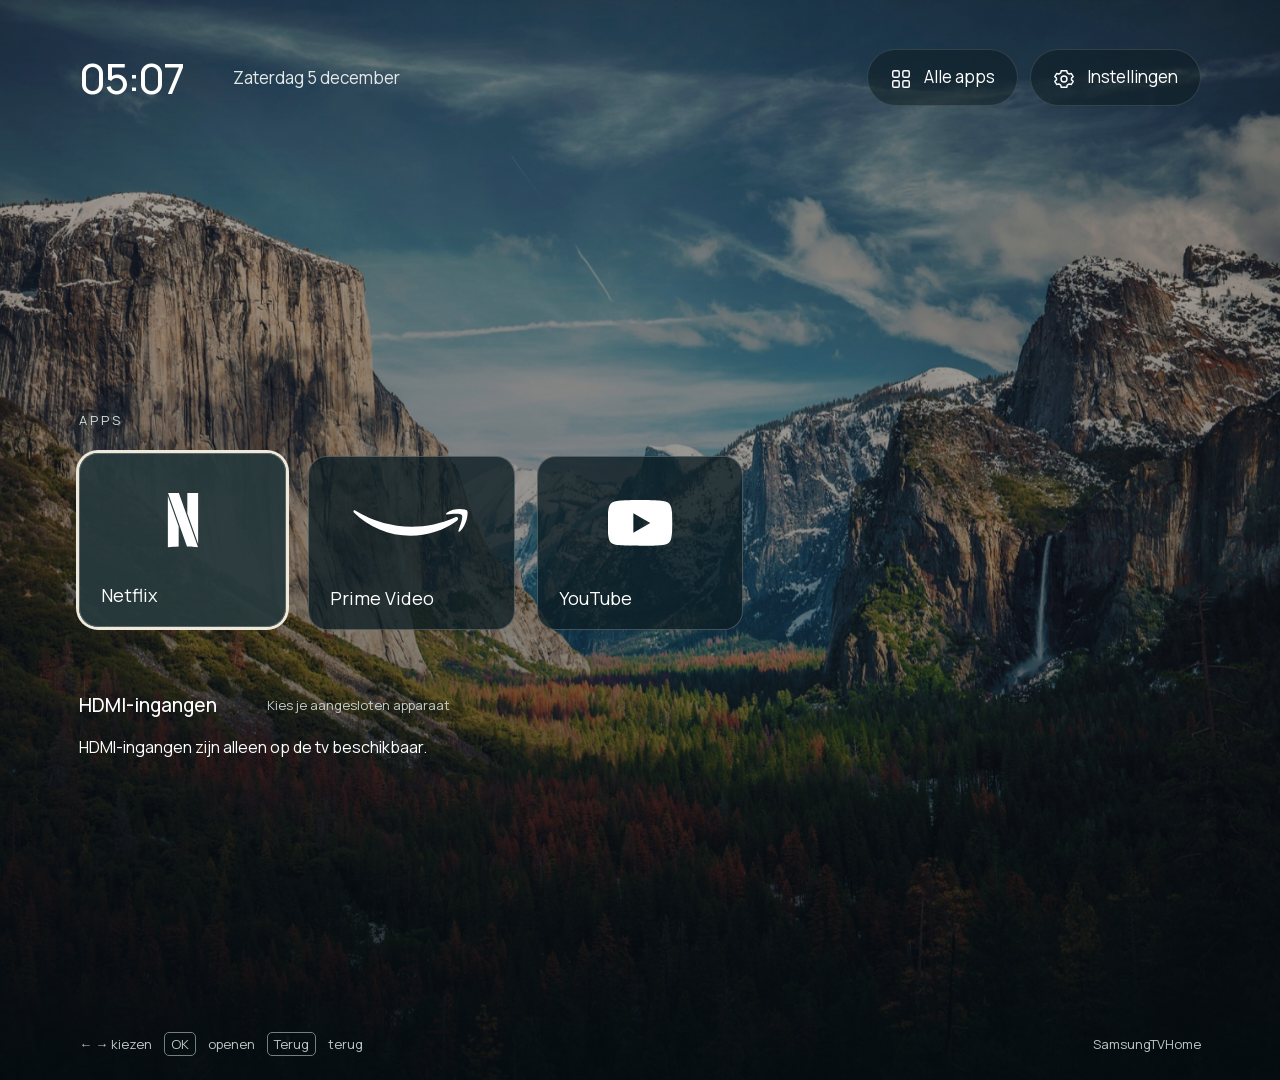
<file: app/index.html>
<!doctype html>
<html lang="nl"><head><meta charset="utf-8"><meta name="viewport" content="width=device-width,initial-scale=1"><title>SamsungTVHome</title><link rel="stylesheet" href="style.css"></head>
<body>
<div class="scene" id="scene">
<img class="wallpaper" id="wallpaper" src="vendor/cleanframe/app/assets/wallpapers/valley.jpg" alt="">
<div class="shade"></div>
<main>
<header><div class="time"><time id="clock"></time><span id="date"></span></div><nav aria-label="Hulpmiddelen"><button data-panel="apps"><img src="vendor/cleanframe/app/assets/icons/apps.svg" alt="">Alle apps</button><button data-panel="settings"><img src="vendor/cleanframe/app/assets/icons/settings.svg" alt="">Instellingen</button></nav></header>
<div class="content">
<div class="section-heading"><span>APPS</span></div>
<div class="apps" aria-label="Favoriete apps">
<button class="app selected" data-app="Netflix"><span class="logo"><img class="netflix" src="vendor/cleanframe/app/assets/icons/netflix.svg" alt=""></span><span class="app-bottom"><span>Netflix</span><span class="open">Openen ↗</span></span></button>
<button class="app" data-app="Prime Video"><span class="logo"><img class="prime" src="vendor/cleanframe/app/assets/icons/primevideo.svg" alt=""></span><span class="app-bottom"><span>Prime Video</span><span class="open">Openen ↗</span></span></button>
<button class="app" data-app="YouTube"><span class="logo"><img class="youtube" src="vendor/cleanframe/app/assets/icons/youtube.svg" alt=""></span><span class="app-bottom"><span>YouTube</span><span class="open">Openen ↗</span></span></button>
</div>
<div class="input-heading"><h2>HDMI-ingangen</h2><span>Kies je aangesloten apparaat</span></div>
<div class="inputs" id="inputs"><p>HDMI-ingangen ophalen…</p></div>
</div>
<footer><span>← → kiezen <b>OK</b> openen <span class="back">Terug</span> terug</span><span id="notice" role="status" aria-live="polite">SamsungTVHome</span></footer>
</main>
<section id="panel" role="dialog" aria-modal="true" aria-labelledby="panel-title" hidden><div class="panel-inner"><div class="panel-head"><h2 id="panel-title">Achtergrond kiezen</h2><button id="close">Sluiten ×</button></div><p id="panel-description">Foto’s uit CleanFrame</p><div id="gallery"></div></div></section>
</div>
<script src="model.js"></script><script src="artwork.js"></script><script src="rotation.js"></script><script src="main.js"></script>
</body></html>
</file>
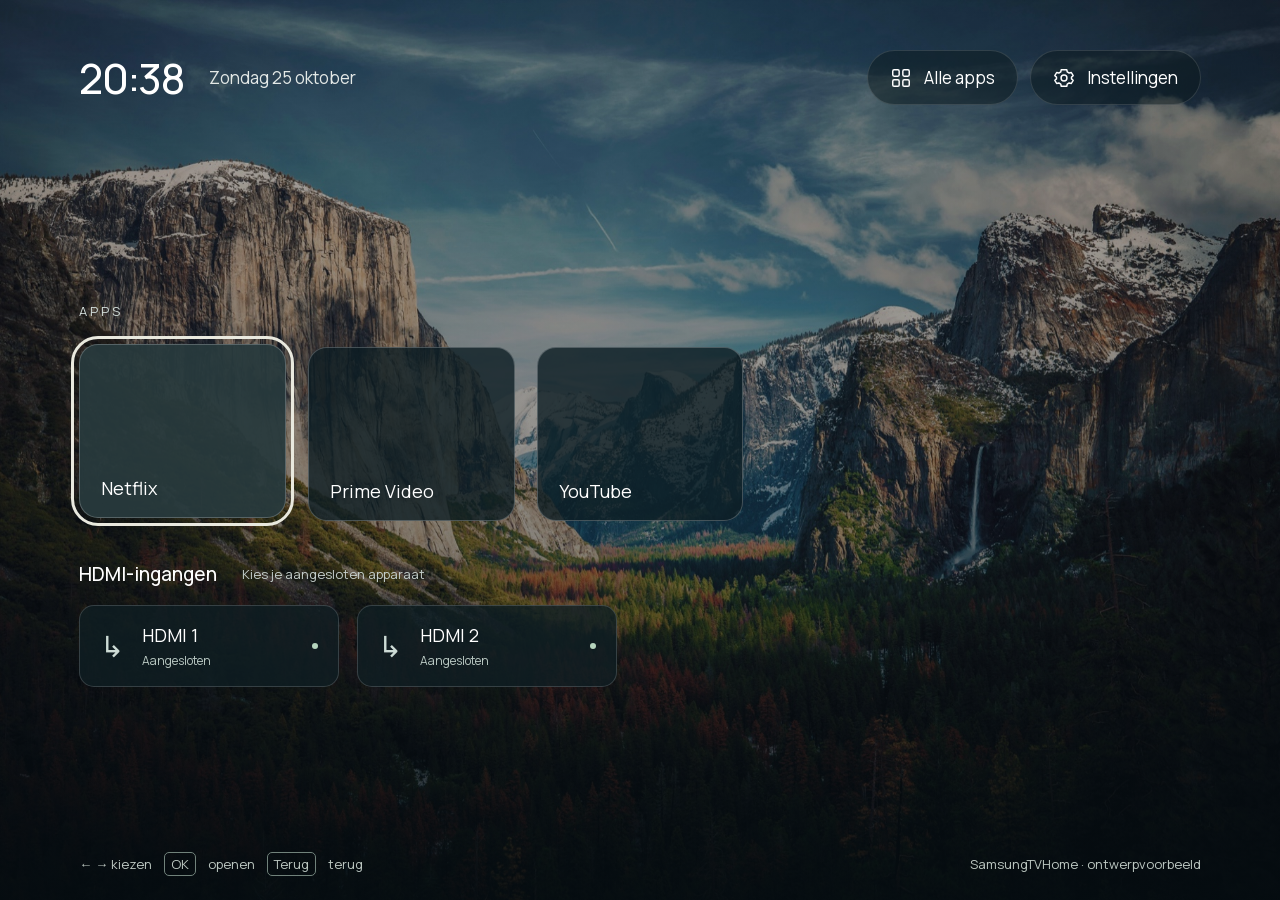
<file: design/index.html>
<!doctype html>
<html lang="nl"><head><meta charset="utf-8"><meta name="viewport" content="width=device-width,initial-scale=1"><title>SamsungTVHome · Ontwerp C</title><link rel="stylesheet" href="preview.css"></head>
<body>
<div class="scene" id="scene">
<img class="wallpaper" id="wallpaper" src="assets/cleanframe/app/assets/wallpapers/valley.jpg" alt="">
<div class="shade"></div>
<main>
<header><div class="time"><time>20:38</time><span>Zondag 25 oktober</span></div><nav aria-label="Hulpmiddelen"><button data-panel="apps"><img src="assets/cleanframe/app/assets/icons/apps.svg" alt="">Alle apps</button><button data-panel="settings"><img src="assets/cleanframe/app/assets/icons/settings.svg" alt="">Instellingen</button></nav></header>
<div class="content">
<div class="section-heading"><span>APPS</span></div>
<div class="apps" aria-label="Favoriete apps">
<button class="app selected" data-app="Netflix"><span class="logo"><img class="netflix" src="assets/cleanframe/app/assets/icons/netflix.svg" alt=""></span><span class="app-bottom"><span>Netflix</span><span class="open">Openen ↗</span></span></button>
<button class="app" data-app="Prime Video"><span class="logo"><img class="prime" src="assets/cleanframe/app/assets/icons/primevideo.svg" alt=""></span><span class="app-bottom"><span>Prime Video</span><span class="open">Openen ↗</span></span></button>
<button class="app" data-app="YouTube"><span class="logo"><img class="youtube" src="assets/cleanframe/app/assets/icons/youtube.svg" alt=""></span><span class="app-bottom"><span>YouTube</span><span class="open">Openen ↗</span></span></button>
</div>
<div class="input-heading"><h2>HDMI-ingangen</h2><span>Kies je aangesloten apparaat</span></div>
<div class="inputs">
<button data-input="HDMI 1"><span class="port">↳</span><span>HDMI 1<small>Aangesloten</small></span><span class="dot"></span></button>
<button data-input="HDMI 2"><span class="port">↳</span><span>HDMI 2<small>Aangesloten</small></span><span class="dot"></span></button>
</div>
</div>
<footer><span>← → kiezen <b>OK</b> openen <span class="back">Terug</span> terug</span><span id="notice">SamsungTVHome · ontwerpvoorbeeld</span></footer>
</main>
<section id="panel" role="dialog" aria-modal="true" aria-labelledby="panel-title" hidden><div class="panel-inner"><div class="panel-head"><h2 id="panel-title">Achtergrond kiezen</h2><button id="close">Sluiten ×</button></div><p id="panel-description">Foto’s uit CleanFrame</p><div id="gallery"></div></div></section>
</div>
<script src="preview.js"></script>
</body></html>
</file>
<file: app/style.css>
@font-face{font-family:Manrope;src:url('vendor/cleanframe/app/assets/manrope.woff2')}*{box-sizing:border-box}html,body{margin:0;background:#111b1d;color:#fff;font-family:Manrope,Arial,sans-serif}.scene{position:relative;min-height:100vh;overflow:hidden}.wallpaper,.shade{position:absolute;inset:0;width:100%;height:100%;object-fit:cover}.shade{background:linear-gradient(180deg,rgba(4,12,16,.28),rgba(4,12,16,.28) 22%,rgba(4,12,16,.65) 65%,rgba(4,12,16,.86))}main{position:relative;min-height:100vh;padding:5.4vh 6.2vw 3vh;display:flex;flex-direction:column}button{font:inherit;color:inherit;border:0;cursor:pointer}header{display:flex;align-items:center;justify-content:space-between}.time{display:flex;align-items:center;gap:25px}.time time{font-size:42px;font-weight:500;letter-spacing:-1.8px}.time>span{font-size:17px;color:#e3e8e6}nav{display:flex;gap:12px}nav button{display:flex;align-items:center;gap:12px;padding:15px 22px;background:rgba(11,24,28,.5);border:1px solid rgba(255,255,255,.13);border-radius:40px;font-size:17px}nav img{width:22px;height:22px;filter:brightness(0) invert(1)}.content{width:100%;max-width:1470px;margin:auto 0;padding-top:9vh;padding-bottom:6vh}.section-heading{display:flex;align-items:end;justify-content:space-between;margin-bottom:27px}.section-heading h1{font-weight:400;font-size:48px;letter-spacing:-1.8px;margin:0}.section-heading>span{font-size:13px;letter-spacing:3px;color:#d1dcd9}.apps{display:flex;gap:26px}.app{width:32%;height:226px;text-align:left;background:rgba(13,30,36,.79);border:1px solid rgba(255,255,255,.22);border-radius:23px;padding:28px 29px 22px;display:flex;flex-direction:column;justify-content:space-between;transition:background .15s,transform .15s}.app:focus{background:rgba(40,58,61,.94);outline:3px solid #e9e9de;outline-offset:5px;transform:translateY(-3px)}.logo{display:flex;align-items:center;justify-content:center;height:125px}.logo img{filter:brightness(0) invert(1);max-width:165px;max-height:82px}.logo .netflix{max-height:94px}.logo .youtube{max-width:105px}.app-bottom{display:flex;align-items:center;justify-content:space-between;font-size:20px}.open{font-size:13px;color:#f1f2e8;opacity:0}.app:focus .open{opacity:1}.input-heading{display:flex;gap:25px;align-items:center;margin:40px 0 18px}.input-heading h2{font-size:19px;font-weight:500;margin:0}.input-heading>span{font-size:13px;color:#c4ceca}.inputs{display:flex;gap:18px}.inputs button{display:flex;align-items:center;gap:18px;min-width:260px;padding:17px 20px;background:rgba(15,31,35,.8);border:1px solid rgba(255,255,255,.16);border-radius:15px;font-size:18px;text-align:left}.port{font-size:29px;color:#cddbd5}.inputs small{display:block;font-size:12px;color:#bac9c3;margin-top:5px}.dot{width:6px;height:6px;background:#b5d4bd;border-radius:50%;margin-left:auto}footer{display:flex;justify-content:space-between;align-items:center;color:#bdc8c2;font-size:13px;gap:20px}footer b,.back{font-weight:400;border:1px solid #71827b;border-radius:5px;padding:2px 6px;margin:0 9px}#notice{max-width:50%;text-align:right}button:focus{outline:3px solid #eee9da;outline-offset:5px}#panel[hidden]{display:none}#panel{position:absolute;inset:0;background:rgba(5,13,17,.95);z-index:3;padding:5vh 6vw}.panel-inner{max-width:1500px;margin:0 auto}.panel-head{display:flex;align-items:center;justify-content:space-between}.panel-head h2{font-size:30px;font-weight:400}.panel-head button{background:#354a48;padding:12px 20px;border-radius:25px}#panel-description{color:#b6c7be;margin-bottom:25px}#gallery{display:grid;grid-template-columns:repeat(5,1fr);gap:20px}.photo-choice{background:#253c3e;border:2px solid transparent;border-radius:12px;padding:7px;text-align:left}.photo-choice[aria-pressed=true]{border-color:#e3e8cd}.photo-choice img{display:block;width:100%;aspect-ratio:16/9;object-fit:cover;border-radius:6px}.photo-choice span{display:block;padding:8px 3px;font-size:13px}#gallery p{font-size:22px}.source-note{margin-top:30px;font-size:12px;color:#b7c8c0}@media(min-width:1700px){.app{height:260px}.content{padding-top:10vh}.logo{height:150px}.app-bottom{font-size:24px}}@media(max-width:900px){main{padding:30px}.time{gap:15px}.time time{font-size:30px}.time>span{display:none}nav button{padding:11px 14px;font-size:13px;gap:7px}.section-heading h1{font-size:34px}.content{padding:65px 0}.apps{gap:16px}.app{height:185px;padding:18px}.logo img{max-height:65px;max-width:100px}.logo .netflix{max-height:70px}.logo .youtube{max-width:80px}.app-bottom{font-size:15px}.open{display:none}.inputs button{min-width:200px}.input-heading{margin-top:30px}footer{font-size:11px}#gallery{grid-template-columns:repeat(3,1fr)}}@media(max-width:500px){.scene,main{min-height:650px}main{padding:22px}.apps{gap:12px}.app{height:155px;padding:13px 10px}.logo img{max-width:65px;max-height:45px}.logo .youtube{max-width:55px}.logo .netflix{max-height:50px}.app-bottom{font-size:12px}.inputs{flex-wrap:wrap}.inputs button{min-width:0;flex:1;padding:13px;font-size:14px;gap:10px}.time time{font-size:25px}.input-heading{display:block}.input-heading>span{display:block;margin-top:8px}nav button{padding:9px}nav img{display:none}.section-heading h1{font-size:29px}.content{padding:60px 0 45px}footer{align-items:start;flex-direction:column}#notice{max-width:100%;text-align:left}#gallery{grid-template-columns:repeat(2,1fr)}#panel{overflow:auto}}@media(prefers-reduced-motion:reduce){.app{transition:none}}
/* Compact tiles: five favorites fit on a TV row without scrolling. */
.apps{gap:22px}.app{width:calc((100% - 88px)/5);height:174px;flex:none;padding:20px 21px 17px;border-radius:19px}.logo{height:95px}.logo img{max-width:115px;max-height:60px}.logo .netflix{max-height:68px}.logo .youtube{max-width:78px}.app-bottom{font-size:18px}.open{display:none}
@media(min-width:1700px){.app{height:190px}.logo{height:110px}.app-bottom{font-size:19px}}
@media(max-width:900px){.apps{gap:16px}.app{width:calc((100% - 64px)/5);height:145px;padding:15px 12px}.logo{height:80px}.logo img{max-width:75px;max-height:48px}.logo .netflix{max-height:55px}.logo .youtube{max-width:58px}.app-bottom{font-size:13px}}
@media(max-width:650px){.apps{flex-wrap:wrap;gap:14px}.app{width:calc((100% - 28px)/3);height:145px}.logo img{max-width:70px}.app-bottom{font-size:13px}}

.apps{flex-wrap:wrap}

.section-heading{justify-content:flex-start}

/* Designed panels: opaque surfaces, photo texture, remote-sized controls. */
.scene{--photo-dim:.45}.shade{background:linear-gradient(180deg,rgba(4,12,16,.25),rgba(4,12,16,var(--photo-dim)) 62%,rgba(4,12,16,.88))}
.no-motion .app{transition:none}
#panel{background:rgba(7,17,21,.97);padding:5vh 6.2vw;overflow:auto}
.panel-inner{max-width:1680px}.panel-head h2{font-size:40px;letter-spacing:-1px}
.panel-head button{border:1px solid #4b5e5e;background:#203133}
#panel-description{font-size:18px;color:#bac9c7;margin-top:0;margin-bottom:36px}
#gallery.panel-body{display:block}
.catalog-meta{font-size:15px;color:#aebfbd;margin-bottom:22px}
.catalog-grid{display:grid;grid-template-columns:repeat(5,1fr);gap:24px}
.catalog-tile{position:relative;height:225px;border-radius:20px;background:#1a2b2f;border:1px solid #34494c;text-align:left;padding:24px;display:flex;flex-direction:column;justify-content:space-between}
.catalog-tile:focus{background:#304648}
.catalog-logo{height:100px;display:flex;align-items:center;justify-content:center}
.brand-icon{filter:brightness(0) invert(1);max-width:115px;max-height:65px}
.brand-icon.netflix{max-height:75px}.brand-icon.youtube{max-width:85px}
.initials{font-size:35px;font-weight:500;letter-spacing:-1.5px;color:#e3ece6}
.catalog-name{font-size:20px}.favorite-badge{font-size:12px;color:#bfcec6}
.example-label{color:#9eafb0;font-size:13px;margin-top:30px}
.panel-notice{min-height:24px;color:#d8e6db;font-size:16px;margin-top:22px}
.settings-shell{display:flex;gap:55px;align-items:flex-start}
.settings-nav{width:265px;flex:none;display:flex;flex-direction:column;gap:10px}
.settings-nav button{width:100%;display:block;text-align:left;border:1px solid transparent;background:transparent;font-size:18px;padding:20px;border-radius:13px}
.settings-nav .active{background:#304547;border-color:#536963}
.settings-content{min-width:0;flex:1}.settings-content h3{font-size:26px;font-weight:400;margin:0 0 12px}
.setting-description{font-size:15px;color:#b6c6c4;margin:0 0 28px;line-height:1.7}
.photo-setting{display:flex;flex-direction:column;gap:24px}.current-photo{width:370px;max-width:100%;position:relative;border-radius:16px;overflow:hidden;flex:none}
.current-photo>img{width:100%;aspect-ratio:16/9;object-fit:cover;display:block}
.current-photo>span{position:absolute;bottom:0;left:0;right:0;background:rgba(7,17,21,.8);padding:13px;font-size:13px}
.wallpaper-grid{display:grid;grid-template-columns:repeat(5,1fr);gap:14px}
.wallpaper-grid .photo-choice{min-width:0;background:#1c3034;border-color:transparent;padding:5px}
.wallpaper-grid .photo-choice[aria-pressed=true]{border-color:#e3e8cd}
.wallpaper-grid .photo-choice span{font-size:11px;white-space:nowrap;overflow:hidden;text-overflow:ellipsis}
.settings-content h4{font-size:18px;font-weight:500;margin:24px 0 18px}
.choice-row{display:flex;gap:15px;margin-bottom:35px}
.option,.secondary-action,.primary-action{background:#253b3f;border:1px solid #486160;border-radius:12px;padding:17px 24px;font-size:17px;text-align:left}
.option[aria-pressed=true]{background:#dce6d9;color:#162c2d;border-color:#e9eee4}
.setting-row{padding:28px 0;border-top:1px solid #31494b;display:flex;align-items:center;justify-content:space-between;gap:20px}
.setting-row strong{font-size:18px;font-weight:500}.setting-row span{display:block;font-size:14px;color:#adbfbc;margin-top:8px}
.favorite-list{margin:20px 0 28px}.favorite-row{display:flex;gap:15px;align-items:center;padding:16px 0;border-bottom:1px solid #34494b}
.order{color:#90aaa6;font-size:15px;width:35px}.favorite-title{font-size:20px;flex:1}
.move,.hide-app{background:#263c40;border:1px solid #3c5556;border-radius:10px;padding:14px 18px;font-size:16px}
button:disabled{opacity:.3;cursor:default}.hide-app{background:transparent;color:#cad7cf}
.app-detail{display:flex;gap:65px;padding:55px 0}.detail-art{width:350px;height:240px;background:#21383d;display:flex;align-items:center;justify-content:center;border-radius:24px}
.detail-art .brand-icon{max-height:100px;max-width:160px}
.detail-actions{display:flex;flex-direction:column;align-items:flex-start;gap:18px}
.detail-actions h3{font-size:28px;font-weight:400;margin:0 0 6px}
.primary-action{background:#e0e8d7;color:#162b2c;border-color:#e0e8d7}
.detail-actions p{font-size:14px;color:#b2c1bb}
@media(min-width:1700px){.photo-setting{flex-direction:row;align-items:flex-start}.wallpaper-grid{grid-template-columns:repeat(3,1fr);flex:1}.wallpaper-grid .photo-choice img{aspect-ratio:2/1}}
@media(max-width:1100px){.settings-shell{gap:26px}.settings-nav{width:210px}.settings-nav button{font-size:15px;padding:16px}.catalog-grid{gap:15px}.catalog-tile{height:190px;padding:17px}.catalog-name{font-size:16px}.wallpaper-grid{grid-template-columns:repeat(3,1fr)}}
@media(max-width:700px){.panel-head h2{font-size:28px}.panel-head button{font-size:13px;padding:12px}#panel-description{font-size:14px}.catalog-grid{grid-template-columns:repeat(3,1fr)}.catalog-tile{height:170px;padding:13px}.catalog-name{font-size:14px}.brand-icon{max-width:70px;max-height:55px}.settings-shell{display:block}.settings-nav{width:100%;flex-direction:row;flex-wrap:wrap;margin-bottom:25px}.settings-nav button{width:auto}.app-detail{gap:25px;flex-direction:column;padding:15px 0}.detail-art{max-width:100%;width:240px;height:160px}.favorite-row{gap:8px}.favorite-title{font-size:15px}.move,.hide-app{font-size:12px;padding:12px}.order{display:none}.choice-row{flex-wrap:wrap}}
@media(max-width:420px){.catalog-grid{grid-template-columns:repeat(2,1fr)}.wallpaper-grid{grid-template-columns:repeat(2,1fr)}.favorite-row{flex-wrap:wrap}.favorite-title{min-width:100%}}

#panel{background:#0c191c}#gallery .setting-description{font-size:15px}#gallery .example-label{font-size:13px}#gallery .panel-notice{font-size:16px}#gallery .detail-actions p{font-size:14px}
@media(min-width:1700px){.current-photo{width:330px}.wallpaper-grid{grid-template-columns:repeat(5,minmax(0,1fr))}.wallpaper-grid .photo-choice img{aspect-ratio:16/9}.wallpaper-grid .photo-choice span{font-size:11px}}

/* Tizen 4 compatibility: no CSS grid or aspect-ratio dependency. */
.wallpaper,.shade,#panel{top:0;right:0;bottom:0;left:0}.scene,main{min-height:1080px}#panel{position:fixed;overflow-y:auto}.catalog-grid,.wallpaper-grid{display:flex;flex-wrap:wrap;margin-left:-10px;margin-right:-10px}.catalog-tile{width:calc(20% - 20px);margin:0 10px 20px}.wallpaper-grid .photo-choice{width:calc(20% - 20px);margin:0 10px 14px}.photo-choice img{height:90px;object-fit:cover}.current-photo>img{height:186px}.settings-nav button{margin-bottom:10px}.brand-icon{object-fit:contain}.app .brand-icon{max-width:115px;max-height:65px}.inputs p{color:#c1d1cb;font-size:18px}.no-motion .app{transition:none}

/* Explicit margins also work before flex-gap support. */
.apps,.inputs,header nav,.settings-shell,.settings-nav,.photo-setting,.choice-row,.setting-row,.favorite-row,.app-detail,.detail-actions,.catalog-grid,.wallpaper-grid{gap:0}.apps .app{margin-right:22px;margin-bottom:22px}.apps .app:nth-child(5n){margin-right:0}.inputs button{margin-right:18px;margin-bottom:12px}header nav button{margin-left:12px}.settings-nav{margin-right:55px}.current-photo{margin-right:24px}.choice-row button{margin-right:15px}.favorite-row>*{margin-right:15px}.favorite-row>*:last-child{margin-right:0}.app-detail>.detail-art{margin-right:65px}.detail-actions>*{margin-bottom:18px}.detail-actions>*:last-child{margin-bottom:0}.brand-icon{width:auto}.initials{line-height:1.2}

/* 0.2.1: avoid button flex layout and percentage-height overlays on Tizen. */
.shade{height:auto;width:auto;top:0;right:0;bottom:0;left:0}.wallpaper{height:100%;min-height:1080px}.app,.catalog-tile{display:block;position:relative;overflow:hidden}.logo,.catalog-logo{display:block;position:absolute;left:18px;right:18px;top:18px;bottom:58px;height:auto}.logo img,.catalog-logo img,.detail-art img{position:absolute;left:50%;top:50%;transform:translate(-50%,-50%);width:110px;height:78px;max-width:110px;max-height:78px;object-fit:contain}.logo img.netflix,.catalog-logo img.netflix{width:55px;max-width:55px}.logo img.primevideo,.catalog-logo img.primevideo{width:120px;max-width:120px}.logo img.youtube,.catalog-logo img.youtube{width:85px;max-width:85px}.logo .initials,.catalog-logo .initials{position:absolute;left:0;right:0;top:50%;transform:translateY(-50%);text-align:center}.app-bottom{position:absolute;left:21px;right:21px;bottom:19px;display:block}.catalog-name{position:absolute;bottom:49px;left:24px;right:24px}.favorite-badge{position:absolute;bottom:23px;left:24px;right:24px}.time>span{margin-left:25px}header nav button{display:inline-block}header nav img{display:inline-block;vertical-align:middle;margin-right:12px}.input-heading>span{margin-left:25px}.inputs .port{margin-right:18px}.detail-art{position:relative}.app:focus,.catalog-tile:focus,button:focus{outline:none;box-shadow:0 0 0 3px #eee9da}.app:disabled{opacity:1}.catalog-name{font-size:18px;line-height:1.25}.catalog-tile{height:205px}.catalog-logo{bottom:85px}.catalog-grid{padding:5px 0}.current-photo{position:relative}

/* Prefer original installed artwork in its original colors. */
.artwork{display:block;position:relative;width:100%;height:100%}.logo>.artwork,.catalog-logo>.artwork,.detail-art>.artwork{position:absolute;top:0;left:0;width:100%;height:100%}.logo img.native-icon,.catalog-logo img.native-icon,.detail-art img.native-icon{filter:none;width:118px;height:88px;max-width:118px;max-height:88px;object-fit:contain;border-radius:10px}

.logo img.samsung-artwork,.catalog-logo img.samsung-artwork,.detail-art img.samsung-artwork{width:166px;height:94px;max-width:166px;max-height:94px;border-radius:7px}

.app.moving{box-shadow:0 0 0 5px #e5c878;transform:scale(1.04)}.settings-content input{background:#182e32;color:#fff;border:1px solid #648180;border-radius:10px;padding:16px;font:inherit;width:310px}.settings-content input:focus{outline:3px solid #eee9da}.setting-row label{min-width:100px}

.rotation-choices{flex-wrap:wrap;margin-bottom:22px}.rotation-choices button{margin-bottom:12px;font-size:15px;padding:14px 17px}

.undo-bar{display:flex;align-items:center;justify-content:space-between;padding:18px 22px;margin-top:24px;background:#203a3e;border:1px solid #4b6868;border-radius:12px}.undo-bar span{margin-right:24px;font-size:18px}
</file>
<file: design/preview.css>
@font-face{font-family:Manrope;src:url('assets/cleanframe/app/assets/manrope.woff2')}*{box-sizing:border-box}html,body{margin:0;background:#111b1d;color:#fff;font-family:Manrope,Arial,sans-serif}.scene{position:relative;min-height:100vh;overflow:hidden}.wallpaper,.shade{position:absolute;inset:0;width:100%;height:100%;object-fit:cover}.shade{background:linear-gradient(180deg,rgba(4,12,16,.28),rgba(4,12,16,.28) 22%,rgba(4,12,16,.65) 65%,rgba(4,12,16,.86))}main{position:relative;min-height:100vh;padding:5.4vh 6.2vw 3vh;display:flex;flex-direction:column}button{font:inherit;color:inherit;border:0;cursor:pointer}header{display:flex;align-items:center;justify-content:space-between}.time{display:flex;align-items:center;gap:25px}.time time{font-size:42px;font-weight:500;letter-spacing:-1.8px}.time>span{font-size:17px;color:#e3e8e6}nav{display:flex;gap:12px}nav button{display:flex;align-items:center;gap:12px;padding:15px 22px;background:rgba(11,24,28,.5);border:1px solid rgba(255,255,255,.13);border-radius:40px;font-size:17px}nav img{width:22px;height:22px;filter:brightness(0) invert(1)}.content{width:100%;max-width:1470px;margin:auto 0;padding-top:9vh;padding-bottom:6vh}.section-heading{display:flex;align-items:end;justify-content:space-between;margin-bottom:27px}.section-heading h1{font-weight:400;font-size:48px;letter-spacing:-1.8px;margin:0}.section-heading>span{font-size:13px;letter-spacing:3px;color:#d1dcd9}.apps{display:flex;gap:26px}.app{width:32%;height:226px;text-align:left;background:rgba(13,30,36,.79);border:1px solid rgba(255,255,255,.22);border-radius:23px;padding:28px 29px 22px;display:flex;flex-direction:column;justify-content:space-between;transition:background .15s,transform .15s}.app.selected,.app:focus-visible{background:rgba(40,58,61,.94);outline:3px solid #e9e9de;outline-offset:5px;transform:translateY(-3px)}.logo{display:flex;align-items:center;justify-content:center;height:125px}.logo img{filter:brightness(0) invert(1);max-width:165px;max-height:82px}.logo .netflix{max-height:94px}.logo .youtube{max-width:105px}.app-bottom{display:flex;align-items:center;justify-content:space-between;font-size:20px}.open{font-size:13px;color:#f1f2e8;opacity:0}.selected .open{opacity:1}.input-heading{display:flex;gap:25px;align-items:center;margin:40px 0 18px}.input-heading h2{font-size:19px;font-weight:500;margin:0}.input-heading>span{font-size:13px;color:#c4ceca}.inputs{display:flex;gap:18px}.inputs button{display:flex;align-items:center;gap:18px;min-width:260px;padding:17px 20px;background:rgba(15,31,35,.8);border:1px solid rgba(255,255,255,.16);border-radius:15px;font-size:18px;text-align:left}.port{font-size:29px;color:#cddbd5}.inputs small{display:block;font-size:12px;color:#bac9c3;margin-top:5px}.dot{width:6px;height:6px;background:#b5d4bd;border-radius:50%;margin-left:auto}footer{display:flex;justify-content:space-between;align-items:center;color:#bdc8c2;font-size:13px;gap:20px}footer b,.back{font-weight:400;border:1px solid #71827b;border-radius:5px;padding:2px 6px;margin:0 9px}#notice{max-width:50%;text-align:right}button:focus-visible{outline:3px solid #eee9da;outline-offset:5px}#panel[hidden]{display:none}#panel{position:absolute;inset:0;background:rgba(5,13,17,.95);z-index:3;padding:5vh 6vw}.panel-inner{max-width:1500px;margin:0 auto}.panel-head{display:flex;align-items:center;justify-content:space-between}.panel-head h2{font-size:30px;font-weight:400}.panel-head button{background:#354a48;padding:12px 20px;border-radius:25px}#panel-description{color:#b6c7be;margin-bottom:25px}#gallery{display:grid;grid-template-columns:repeat(5,1fr);gap:20px}.photo-choice{background:#253c3e;border:2px solid transparent;border-radius:12px;padding:7px;text-align:left}.photo-choice[aria-pressed=true]{border-color:#e3e8cd}.photo-choice img{display:block;width:100%;aspect-ratio:16/9;object-fit:cover;border-radius:6px}.photo-choice span{display:block;padding:8px 3px;font-size:13px}#gallery p{font-size:22px}.source-note{margin-top:30px;font-size:12px;color:#b7c8c0}@media(min-width:1700px){.app{height:260px}.content{padding-top:10vh}.logo{height:150px}.app-bottom{font-size:24px}}@media(max-width:900px){main{padding:30px}.time{gap:15px}.time time{font-size:30px}.time>span{display:none}nav button{padding:11px 14px;font-size:13px;gap:7px}.section-heading h1{font-size:34px}.content{padding:65px 0}.apps{gap:16px}.app{height:185px;padding:18px}.logo img{max-height:65px;max-width:100px}.logo .netflix{max-height:70px}.logo .youtube{max-width:80px}.app-bottom{font-size:15px}.open{display:none}.inputs button{min-width:200px}.input-heading{margin-top:30px}footer{font-size:11px}#gallery{grid-template-columns:repeat(3,1fr)}}@media(max-width:500px){.scene,main{min-height:650px}main{padding:22px}.apps{gap:12px}.app{height:155px;padding:13px 10px}.logo img{max-width:65px;max-height:45px}.logo .youtube{max-width:55px}.logo .netflix{max-height:50px}.app-bottom{font-size:12px}.inputs{flex-wrap:wrap}.inputs button{min-width:0;flex:1;padding:13px;font-size:14px;gap:10px}.time time{font-size:25px}.input-heading{display:block}.input-heading>span{display:block;margin-top:8px}nav button{padding:9px}nav img{display:none}.section-heading h1{font-size:29px}.content{padding:60px 0 45px}footer{align-items:start;flex-direction:column}#notice{max-width:100%;text-align:left}#gallery{grid-template-columns:repeat(2,1fr)}#panel{overflow:auto}}@media(prefers-reduced-motion:reduce){.app{transition:none}}
/* Compact tiles: five favorites fit on a TV row without scrolling. */
.apps{gap:22px}.app{width:calc((100% - 88px)/5);height:174px;flex:none;padding:20px 21px 17px;border-radius:19px}.logo{height:95px}.logo img{max-width:115px;max-height:60px}.logo .netflix{max-height:68px}.logo .youtube{max-width:78px}.app-bottom{font-size:18px}.open{display:none}
@media(min-width:1700px){.app{height:190px}.logo{height:110px}.app-bottom{font-size:19px}}
@media(max-width:900px){.apps{gap:16px}.app{width:calc((100% - 64px)/5);height:145px;padding:15px 12px}.logo{height:80px}.logo img{max-width:75px;max-height:48px}.logo .netflix{max-height:55px}.logo .youtube{max-width:58px}.app-bottom{font-size:13px}}
@media(max-width:650px){.apps{flex-wrap:wrap;gap:14px}.app{width:calc((100% - 28px)/3);height:145px}.logo img{max-width:70px}.app-bottom{font-size:13px}}

.apps{flex-wrap:wrap}

.section-heading{justify-content:flex-start}

/* Designed panels: opaque surfaces, photo texture, remote-sized controls. */
.scene{--photo-dim:.45}.shade{background:linear-gradient(180deg,rgba(4,12,16,.25),rgba(4,12,16,var(--photo-dim)) 62%,rgba(4,12,16,.88))}
.no-motion .app{transition:none}
#panel{background:rgba(7,17,21,.97);padding:5vh 6.2vw;overflow:auto}
.panel-inner{max-width:1680px}.panel-head h2{font-size:40px;letter-spacing:-1px}
.panel-head button{border:1px solid #4b5e5e;background:#203133}
#panel-description{font-size:18px;color:#bac9c7;margin-top:0;margin-bottom:36px}
#gallery.panel-body{display:block}
.catalog-meta{font-size:15px;color:#aebfbd;margin-bottom:22px}
.catalog-grid{display:grid;grid-template-columns:repeat(5,1fr);gap:24px}
.catalog-tile{position:relative;height:225px;border-radius:20px;background:#1a2b2f;border:1px solid #34494c;text-align:left;padding:24px;display:flex;flex-direction:column;justify-content:space-between}
.catalog-tile:focus-visible{background:#304648}
.catalog-logo{height:100px;display:flex;align-items:center;justify-content:center}
.brand-icon{filter:brightness(0) invert(1);max-width:115px;max-height:65px}
.brand-icon.netflix{max-height:75px}.brand-icon.youtube{max-width:85px}
.initials{font-size:35px;font-weight:500;letter-spacing:-1.5px;color:#e3ece6}
.catalog-name{font-size:20px}.favorite-badge{font-size:12px;color:#bfcec6}
.example-label{color:#9eafb0;font-size:13px;margin-top:30px}
.panel-notice{min-height:24px;color:#d8e6db;font-size:16px;margin-top:22px}
.settings-shell{display:flex;gap:55px;align-items:flex-start}
.settings-nav{width:265px;flex:none;display:flex;flex-direction:column;gap:10px}
.settings-nav button{width:100%;display:block;text-align:left;border:1px solid transparent;background:transparent;font-size:18px;padding:20px;border-radius:13px}
.settings-nav .active{background:#304547;border-color:#536963}
.settings-content{min-width:0;flex:1}.settings-content h3{font-size:26px;font-weight:400;margin:0 0 12px}
.setting-description{font-size:15px;color:#b6c6c4;margin:0 0 28px;line-height:1.7}
.photo-setting{display:flex;flex-direction:column;gap:24px}.current-photo{width:370px;max-width:100%;position:relative;border-radius:16px;overflow:hidden;flex:none}
.current-photo>img{width:100%;aspect-ratio:16/9;object-fit:cover;display:block}
.current-photo>span{position:absolute;bottom:0;left:0;right:0;background:rgba(7,17,21,.8);padding:13px;font-size:13px}
.wallpaper-grid{display:grid;grid-template-columns:repeat(5,1fr);gap:14px}
.wallpaper-grid .photo-choice{min-width:0;background:#1c3034;border-color:transparent;padding:5px}
.wallpaper-grid .photo-choice[aria-pressed=true]{border-color:#e3e8cd}
.wallpaper-grid .photo-choice span{font-size:11px;white-space:nowrap;overflow:hidden;text-overflow:ellipsis}
.settings-content h4{font-size:18px;font-weight:500;margin:24px 0 18px}
.choice-row{display:flex;gap:15px;margin-bottom:35px}
.option,.secondary-action,.primary-action{background:#253b3f;border:1px solid #486160;border-radius:12px;padding:17px 24px;font-size:17px;text-align:left}
.option[aria-pressed=true]{background:#dce6d9;color:#162c2d;border-color:#e9eee4}
.setting-row{padding:28px 0;border-top:1px solid #31494b;display:flex;align-items:center;justify-content:space-between;gap:20px}
.setting-row strong{font-size:18px;font-weight:500}.setting-row span{display:block;font-size:14px;color:#adbfbc;margin-top:8px}
.favorite-list{margin:20px 0 28px}.favorite-row{display:flex;gap:15px;align-items:center;padding:16px 0;border-bottom:1px solid #34494b}
.order{color:#90aaa6;font-size:15px;width:35px}.favorite-title{font-size:20px;flex:1}
.move,.hide-app{background:#263c40;border:1px solid #3c5556;border-radius:10px;padding:14px 18px;font-size:16px}
button:disabled{opacity:.3;cursor:default}.hide-app{background:transparent;color:#cad7cf}
.app-detail{display:flex;gap:65px;padding:55px 0}.detail-art{width:350px;height:240px;background:#21383d;display:flex;align-items:center;justify-content:center;border-radius:24px}
.detail-art .brand-icon{max-height:100px;max-width:160px}
.detail-actions{display:flex;flex-direction:column;align-items:flex-start;gap:18px}
.detail-actions h3{font-size:28px;font-weight:400;margin:0 0 6px}
.primary-action{background:#e0e8d7;color:#162b2c;border-color:#e0e8d7}
.detail-actions p{font-size:14px;color:#b2c1bb}
@media(min-width:1700px){.photo-setting{flex-direction:row;align-items:flex-start}.wallpaper-grid{grid-template-columns:repeat(3,1fr);flex:1}.wallpaper-grid .photo-choice img{aspect-ratio:2/1}}
@media(max-width:1100px){.settings-shell{gap:26px}.settings-nav{width:210px}.settings-nav button{font-size:15px;padding:16px}.catalog-grid{gap:15px}.catalog-tile{height:190px;padding:17px}.catalog-name{font-size:16px}.wallpaper-grid{grid-template-columns:repeat(3,1fr)}}
@media(max-width:700px){.panel-head h2{font-size:28px}.panel-head button{font-size:13px;padding:12px}#panel-description{font-size:14px}.catalog-grid{grid-template-columns:repeat(3,1fr)}.catalog-tile{height:170px;padding:13px}.catalog-name{font-size:14px}.brand-icon{max-width:70px;max-height:55px}.settings-shell{display:block}.settings-nav{width:100%;flex-direction:row;flex-wrap:wrap;margin-bottom:25px}.settings-nav button{width:auto}.app-detail{gap:25px;flex-direction:column;padding:15px 0}.detail-art{max-width:100%;width:240px;height:160px}.favorite-row{gap:8px}.favorite-title{font-size:15px}.move,.hide-app{font-size:12px;padding:12px}.order{display:none}.choice-row{flex-wrap:wrap}}
@media(max-width:420px){.catalog-grid{grid-template-columns:repeat(2,1fr)}.wallpaper-grid{grid-template-columns:repeat(2,1fr)}.favorite-row{flex-wrap:wrap}.favorite-title{min-width:100%}}

#panel{background:#0c191c}#gallery .setting-description{font-size:15px}#gallery .example-label{font-size:13px}#gallery .panel-notice{font-size:16px}#gallery .detail-actions p{font-size:14px}
@media(min-width:1700px){.current-photo{width:330px}.wallpaper-grid{grid-template-columns:repeat(5,minmax(0,1fr))}.wallpaper-grid .photo-choice img{aspect-ratio:16/9}.wallpaper-grid .photo-choice span{font-size:11px}}
</file>
